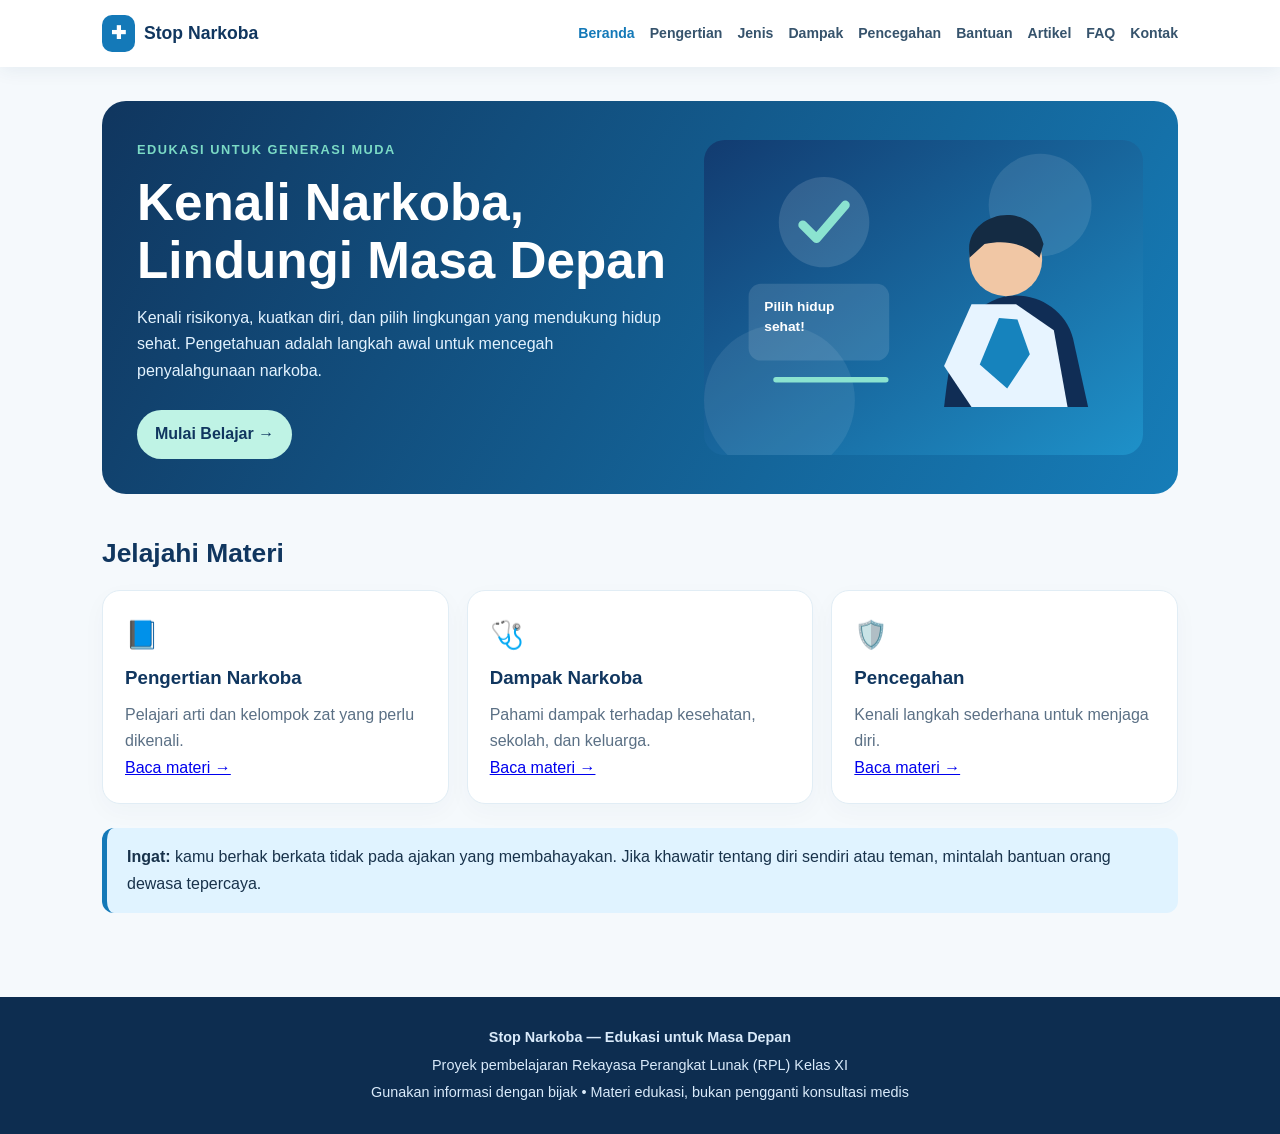
<file: index.html>
<!DOCTYPE html>
<html lang="id">

<head>
    <meta charset="UTF-8">
    <meta name="viewport" content="width=device-width, initial-scale=1.0">
    <meta name="description" content="Website edukasi pencegahan penyalahgunaan narkoba untuk pelajar kelas XI RPL.">
    <meta property="og:title" content="Edukasi Bahaya Narkoba">
    <meta property="og:description" content="Website edukasi pencegahan penyalahgunaan narkoba untuk pelajar kelas XI RPL.">
    <meta property="og:type" content="website">
    <title>Beranda | Stop Narkoba</title>
    <link rel="stylesheet" href="style.css">
</head>

<body>

    <!-- Header dan Navigasi -->
    <header>
        <div class="nav">

            <a class="brand" href="index.html">
                <span class="logo">✚</span>
                Stop Narkoba
            </a>

            <nav aria-label="Navigasi utama">
                <a class="active" href="index.html">Beranda</a>
                <a href="pengertian.html">Pengertian</a>
                <a href="jenis-narkoba.html">Jenis</a>
                <a href="dampak.html">Dampak</a>
                <a href="pencegahan.html">Pencegahan</a>
                <a href="bantuan.html">Bantuan</a>
                <a href="artikel.html">Artikel</a>
                <a href="faq.html">FAQ</a>
                <a href="kontak.html">Kontak</a>
            </nav>

        </div>
    </header>

    <!-- Konten Utama -->
    <main>

        <!-- Hero Section -->
        <section class="hero">

            <div>
                <span class="eyebrow">
                    Edukasi untuk generasi muda
                </span>

                <h1>
                    Kenali Narkoba,<br>
                    Lindungi Masa Depan
                </h1>

                <p>
                    Kenali risikonya, kuatkan diri, dan pilih lingkungan
                    yang mendukung hidup sehat. Pengetahuan adalah langkah
                    awal untuk mencegah penyalahgunaan narkoba.
                </p>

                <a class="btn" href="pengertian.html">
                    Mulai Belajar →
                </a>
            </div>

            <img
                src="assets/hero.svg"
                alt="Ilustrasi anak muda memilih hidup sehat"
            >

        </section>

        <!-- Daftar Materi -->
        <h2 class="section-title">Jelajahi Materi</h2>

        <section class="grid">

            <!-- Materi 1 -->
            <article class="card">
                <div class="icon">📘</div>

                <h3>Pengertian Narkoba</h3>

                <p>
                    Pelajari arti dan kelompok zat yang perlu dikenali.
                </p>

                <p>
                    <a href="pengertian.html">Baca materi →</a>
                </p>
            </article>

            <!-- Materi 2 -->
            <article class="card">
                <div class="icon">🩺</div>

                <h3>Dampak Narkoba</h3>

                <p>
                    Pahami dampak terhadap kesehatan, sekolah, dan keluarga.
                </p>

                <p>
                    <a href="dampak.html">Baca materi →</a>
                </p>
            </article>

            <!-- Materi 3 -->
            <article class="card">
                <div class="icon">🛡️</div>

                <h3>Pencegahan</h3>

                <p>
                    Kenali langkah sederhana untuk menjaga diri.
                </p>

                <p>
                    <a href="pencegahan.html">Baca materi →</a>
                </p>
            </article>

        </section>

        <!-- Pesan Edukasi -->
        <div class="notice">
            <strong>Ingat:</strong>
            kamu berhak berkata tidak pada ajakan yang membahayakan.
            Jika khawatir tentang diri sendiri atau teman, mintalah
            bantuan orang dewasa tepercaya.
        </div>

    </main>

    <!-- Footer -->
    <footer>

        <p>
            <b>Stop Narkoba — Edukasi untuk Masa Depan</b>
        </p>

        <p>
            Proyek pembelajaran Rekayasa Perangkat Lunak (RPL) Kelas XI
        </p>

        <p>
            Gunakan informasi dengan bijak • Materi edukasi,
            bukan pengganti konsultasi medis
        </p>

    </footer>

</body>
</html>
</file>
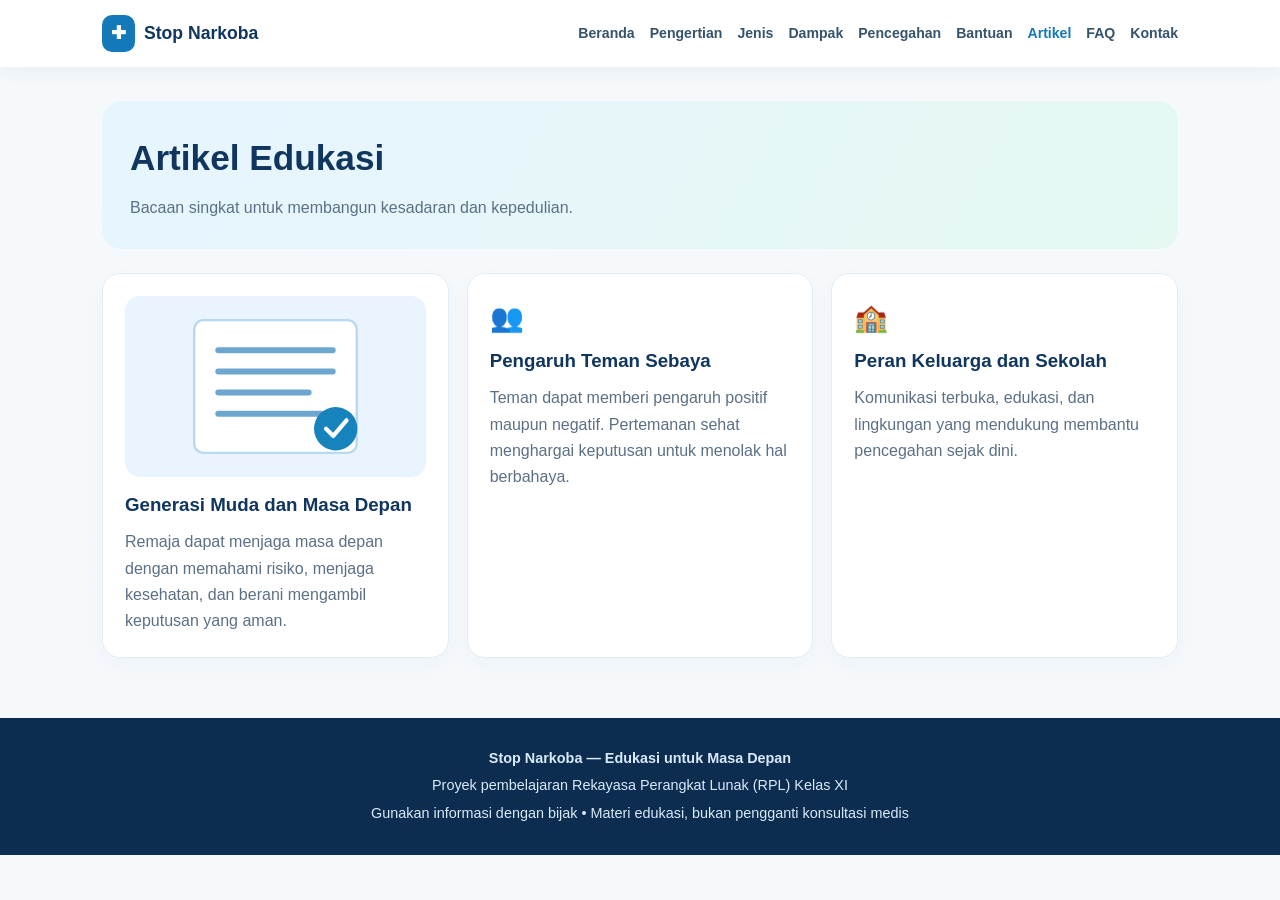
<file: artikel.html>
<!DOCTYPE html>
<html lang="id">

<head>
    <meta charset="UTF-8">
    <meta name="viewport" content="width=device-width, initial-scale=1.0">
    <meta name="description" content="Website edukasi pencegahan penyalahgunaan narkoba untuk pelajar kelas XI RPL.">

    <title>Artikel | Stop Narkoba</title>

    <link rel="stylesheet" href="style.css">
</head>

<body>

    <header>
        <div class="nav">
            <a class="brand" href="index.html">
                <span class="logo">✚</span>
                Stop Narkoba
            </a>

            <nav aria-label="Navigasi utama">
                <a href="index.html">Beranda</a>
                <a href="pengertian.html">Pengertian</a>
                <a href="jenis-narkoba.html">Jenis</a>
                <a href="dampak.html">Dampak</a>
                <a href="pencegahan.html">Pencegahan</a>
                <a href="bantuan.html">Bantuan</a>
                <a class="active" href="artikel.html">Artikel</a>
                <a href="faq.html">FAQ</a>
                <a href="kontak.html">Kontak</a>
            </nav>
        </div>
    </header>

    <main>

        <section class="page-head">
            <h1>Artikel Edukasi</h1>
            <p>
                Bacaan singkat untuk membangun kesadaran dan kepedulian.
            </p>
        </section>

        <section class="grid">

            <article class="card">
                <img
                    style="width: 100%; border-radius: 12px;"
                    src="assets/artikel.svg"
                    alt="Ilustrasi membaca artikel"
                >

                <h3>Generasi Muda dan Masa Depan</h3>

                <p>
                    Remaja dapat menjaga masa depan dengan memahami risiko,
                    menjaga kesehatan, dan berani mengambil keputusan yang aman.
                </p>
            </article>

            <article class="card">
                <div class="icon">👥</div>

                <h3>Pengaruh Teman Sebaya</h3>

                <p>
                    Teman dapat memberi pengaruh positif maupun negatif.
                    Pertemanan sehat menghargai keputusan untuk menolak hal berbahaya.
                </p>
            </article>

            <article class="card">
                <div class="icon">🏫</div>

                <h3>Peran Keluarga dan Sekolah</h3>

                <p>
                    Komunikasi terbuka, edukasi, dan lingkungan yang mendukung
                    membantu pencegahan sejak dini.
                </p>
            </article>

        </section>

    </main>

    <footer>
        <p>
            <b>Stop Narkoba — Edukasi untuk Masa Depan</b>
        </p>

        <p>
            Proyek pembelajaran Rekayasa Perangkat Lunak (RPL) Kelas XI
        </p>

        <p>
            Gunakan informasi dengan bijak • Materi edukasi,
            bukan pengganti konsultasi medis
        </p>
    </footer>

</body>
</html>
</file>
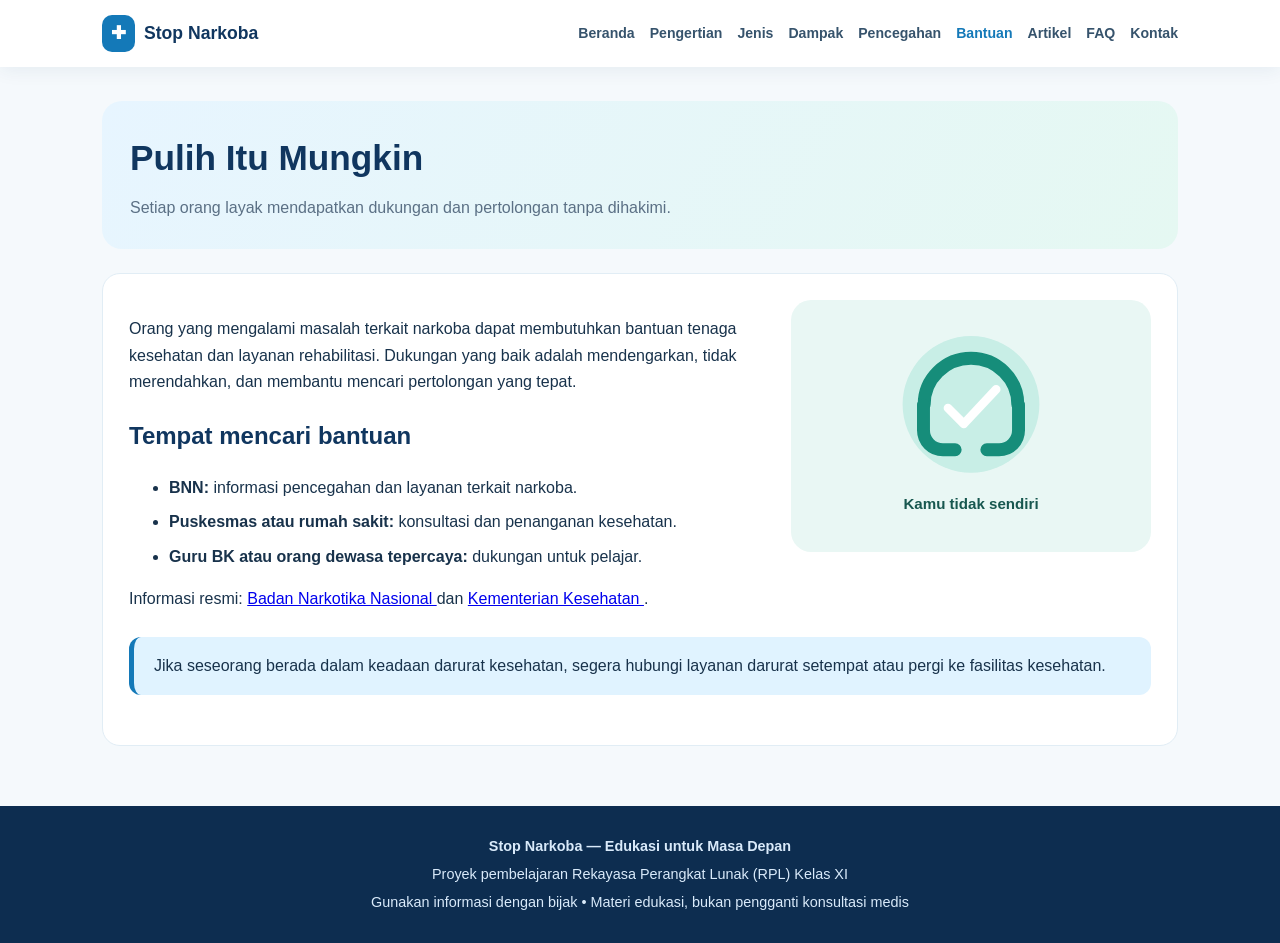
<file: bantuan.html>
<!DOCTYPE html>
<html lang="id">

<head>
    <meta charset="UTF-8">
    <meta name="viewport" content="width=device-width, initial-scale=1.0">
    <meta name="description" content="Website edukasi pencegahan penyalahgunaan narkoba untuk pelajar kelas XI RPL.">

    <title>Bantuan | Stop Narkoba</title>

    <link rel="stylesheet" href="style.css">
</head>

<body>

    <!-- Header dan Navigasi -->
    <header>
        <div class="nav">

            <a class="brand" href="index.html">
                <span class="logo">✚</span>
                Stop Narkoba
            </a>

            <nav aria-label="Navigasi utama">
                <a href="index.html">Beranda</a>
                <a href="pengertian.html">Pengertian</a>
                <a href="jenis-narkoba.html">Jenis</a>
                <a href="dampak.html">Dampak</a>
                <a href="pencegahan.html">Pencegahan</a>
                <a class="active" href="bantuan.html">Bantuan</a>
                <a href="artikel.html">Artikel</a>
                <a href="faq.html">FAQ</a>
                <a href="kontak.html">Kontak</a>
            </nav>

        </div>
    </header>

    <!-- Konten Utama -->
    <main>

        <section class="page-head">
            <h1>Pulih Itu Mungkin</h1>

            <p>
                Setiap orang layak mendapatkan dukungan dan pertolongan
                tanpa dihakimi.
            </p>
        </section>

        <section class="content">

            <img
                src="assets/bantuan.svg"
                alt="Ilustrasi dukungan untuk pemulihan"
            >

            <p>
                Orang yang mengalami masalah terkait narkoba dapat membutuhkan
                bantuan tenaga kesehatan dan layanan rehabilitasi. Dukungan
                yang baik adalah mendengarkan, tidak merendahkan, dan membantu
                mencari pertolongan yang tepat.
            </p>

            <h2>Tempat mencari bantuan</h2>

            <ul>
                <li>
                    <b>BNN:</b> informasi pencegahan dan layanan terkait narkoba.
                </li>

                <li>
                    <b>Puskesmas atau rumah sakit:</b> konsultasi dan penanganan kesehatan.
                </li>

                <li>
                    <b>Guru BK atau orang dewasa tepercaya:</b>
                    dukungan untuk pelajar.
                </li>
            </ul>

            <p>
                Informasi resmi:
                <a href="https://bnn.go.id/" target="_blank" rel="noopener">
                    Badan Narkotika Nasional
                </a>
                dan
                <a href="https://kemkes.go.id/" target="_blank" rel="noopener">
                    Kementerian Kesehatan
                </a>.
            </p>

            <div class="notice">
                Jika seseorang berada dalam keadaan darurat kesehatan,
                segera hubungi layanan darurat setempat atau pergi ke
                fasilitas kesehatan.
            </div>

        </section>

    </main>

    <!-- Footer -->
    <footer>

        <p>
            <b>Stop Narkoba — Edukasi untuk Masa Depan</b>
        </p>

        <p>
            Proyek pembelajaran Rekayasa Perangkat Lunak (RPL) Kelas XI
        </p>

        <p>
            Gunakan informasi dengan bijak • Materi edukasi,
            bukan pengganti konsultasi medis
        </p>

    </footer>

</body>
</html>
</file>
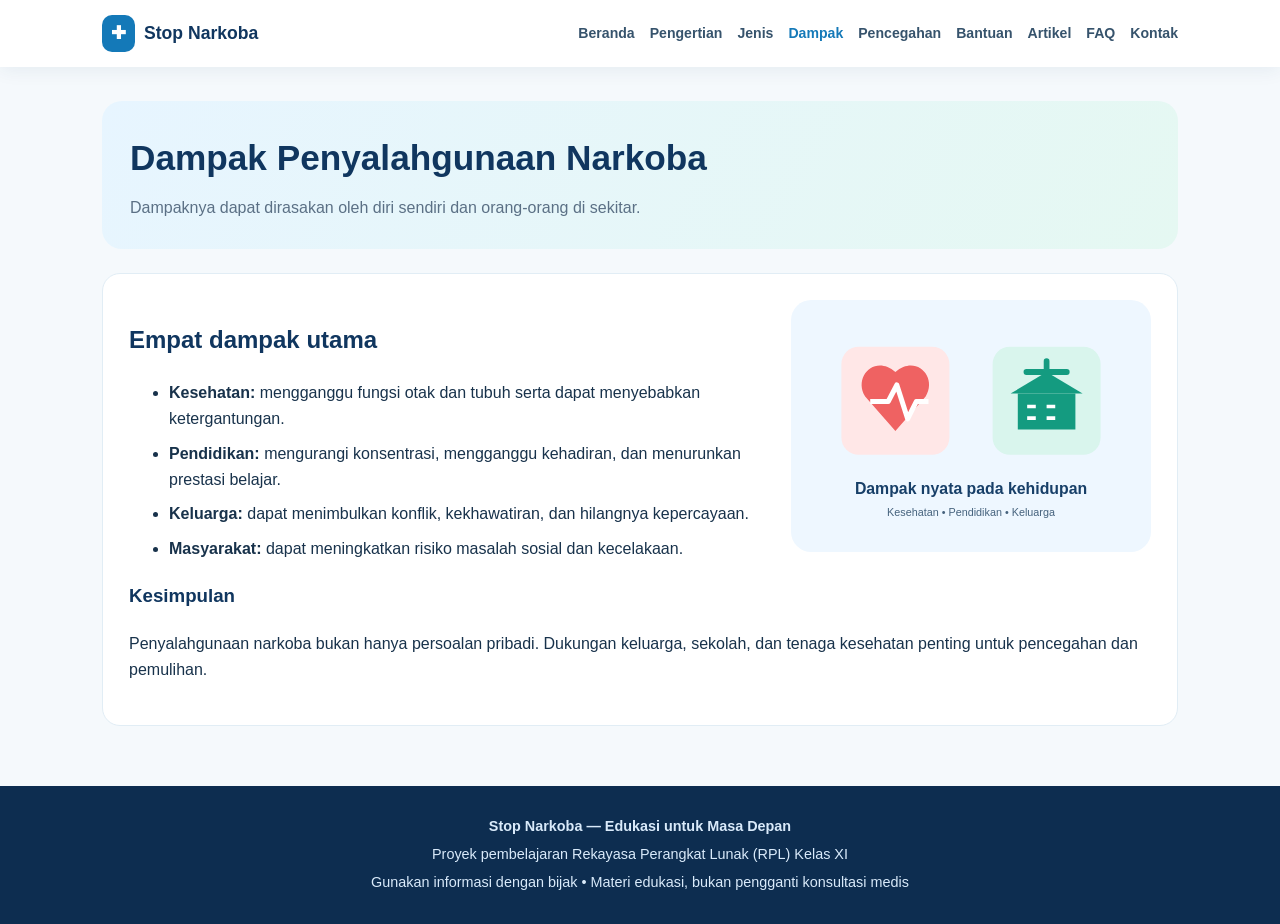
<file: dampak.html>
<!DOCTYPE html>
<html lang="id">

<head>
    <meta charset="UTF-8">
    <meta name="viewport" content="width=device-width, initial-scale=1.0">
    <meta name="description" content="Website edukasi pencegahan penyalahgunaan narkoba untuk pelajar kelas XI RPL.">

    <title>Dampak | Stop Narkoba</title>

    <link rel="stylesheet" href="style.css">
</head>

<body>

    <!-- Header dan Navigasi -->
    <header>
        <div class="nav">

            <a class="brand" href="index.html">
                <span class="logo">✚</span>
                Stop Narkoba
            </a>

            <nav aria-label="Navigasi utama">
                <a href="index.html">Beranda</a>
                <a href="pengertian.html">Pengertian</a>
                <a href="jenis-narkoba.html">Jenis</a>
                <a class="active" href="dampak.html">Dampak</a>
                <a href="pencegahan.html">Pencegahan</a>
                <a href="bantuan.html">Bantuan</a>
                <a href="artikel.html">Artikel</a>
                <a href="faq.html">FAQ</a>
                <a href="kontak.html">Kontak</a>
            </nav>

        </div>
    </header>

    <!-- Konten Utama -->
    <main>

        <section class="page-head">
            <h1>Dampak Penyalahgunaan Narkoba</h1>

            <p>
                Dampaknya dapat dirasakan oleh diri sendiri
                dan orang-orang di sekitar.
            </p>
        </section>

        <section class="content">

            <img
                src="assets/dampak.svg"
                alt="Ilustrasi dampak terhadap kesehatan dan pendidikan"
            >

            <h2>Empat dampak utama</h2>

            <ul>
                <li>
                    <b>Kesehatan:</b>
                    mengganggu fungsi otak dan tubuh serta dapat
                    menyebabkan ketergantungan.
                </li>

                <li>
                    <b>Pendidikan:</b>
                    mengurangi konsentrasi, mengganggu kehadiran,
                    dan menurunkan prestasi belajar.
                </li>

                <li>
                    <b>Keluarga:</b>
                    dapat menimbulkan konflik, kekhawatiran,
                    dan hilangnya kepercayaan.
                </li>

                <li>
                    <b>Masyarakat:</b>
                    dapat meningkatkan risiko masalah sosial
                    dan kecelakaan.
                </li>
            </ul>

            <h3>Kesimpulan</h3>

            <p>
                Penyalahgunaan narkoba bukan hanya persoalan pribadi.
                Dukungan keluarga, sekolah, dan tenaga kesehatan penting
                untuk pencegahan dan pemulihan.
            </p>

        </section>

    </main>

    <!-- Footer -->
    <footer>

        <p>
            <b>Stop Narkoba — Edukasi untuk Masa Depan</b>
        </p>

        <p>
            Proyek pembelajaran Rekayasa Perangkat Lunak (RPL) Kelas XI
        </p>

        <p>
            Gunakan informasi dengan bijak • Materi edukasi,
            bukan pengganti konsultasi medis
        </p>

    </footer>

</body>
</html>
</file>
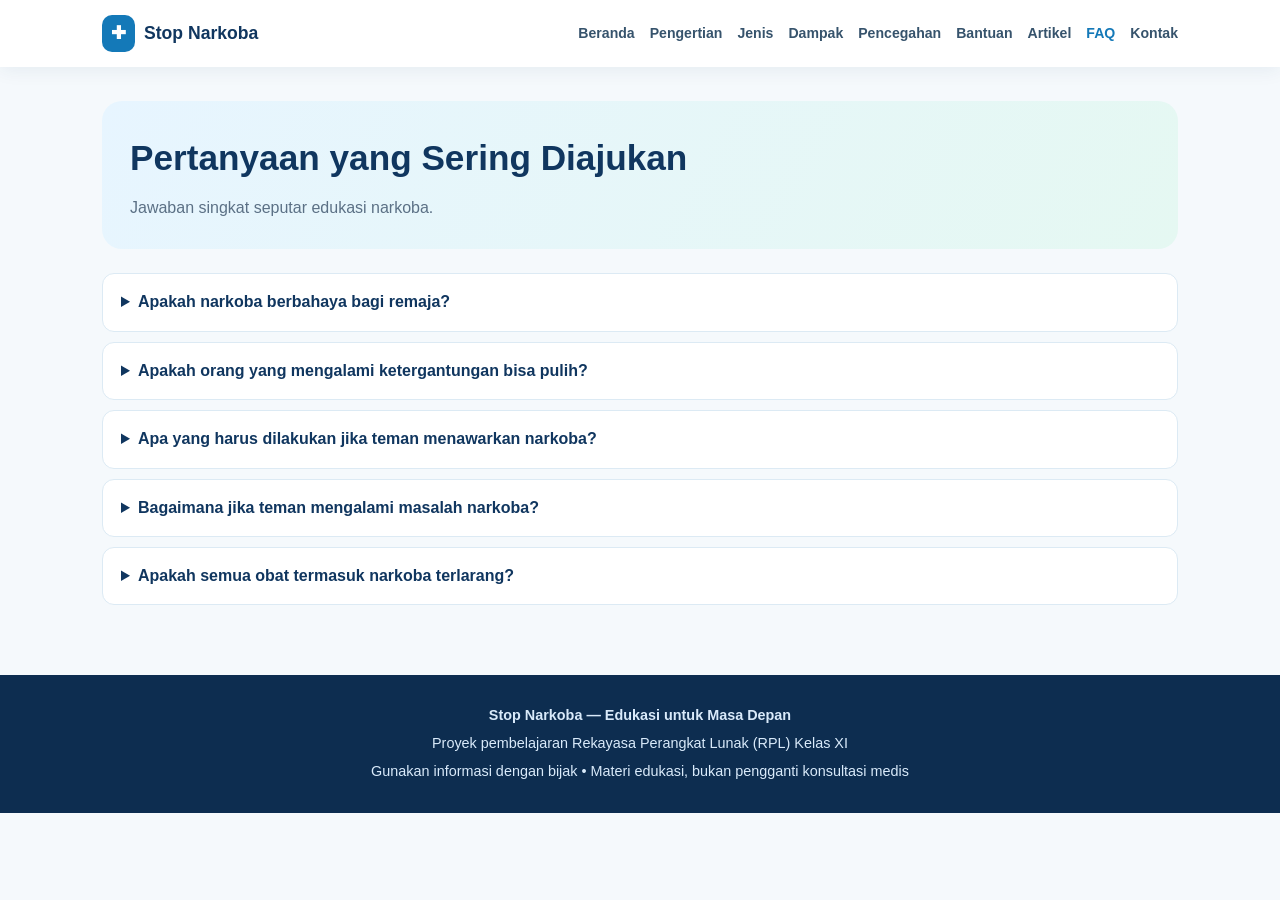
<file: faq.html>
<!DOCTYPE html>
<html lang="id">

<head>
    <meta charset="UTF-8">
    <meta name="viewport" content="width=device-width, initial-scale=1.0">
    <meta name="description" content="Website edukasi pencegahan penyalahgunaan narkoba untuk pelajar kelas XI RPL.">

    <title>FAQ | Stop Narkoba</title>

    <link rel="stylesheet" href="style.css">
</head>

<body>

    <!-- Header dan Navigasi -->
    <header>
        <div class="nav">

            <a class="brand" href="index.html">
                <span class="logo">✚</span>
                Stop Narkoba
            </a>

            <nav aria-label="Navigasi utama">
                <a href="index.html">Beranda</a>
                <a href="pengertian.html">Pengertian</a>
                <a href="jenis-narkoba.html">Jenis</a>
                <a href="dampak.html">Dampak</a>
                <a href="pencegahan.html">Pencegahan</a>
                <a href="bantuan.html">Bantuan</a>
                <a href="artikel.html">Artikel</a>
                <a class="active" href="faq.html">FAQ</a>
                <a href="kontak.html">Kontak</a>
            </nav>

        </div>
    </header>

    <!-- Konten Utama -->
    <main>

        <section class="page-head">
            <h1>Pertanyaan yang Sering Diajukan</h1>

            <p>
                Jawaban singkat seputar edukasi narkoba.
            </p>
        </section>

        <section>

            <details>
                <summary>
                    Apakah narkoba berbahaya bagi remaja?
                </summary>

                <p>
                    Ya. Penyalahgunaan zat dapat memengaruhi kesehatan,
                    perkembangan otak, belajar, dan pengambilan keputusan.
                </p>
            </details>

            <details>
                <summary>
                    Apakah orang yang mengalami ketergantungan bisa pulih?
                </summary>

                <p>
                    Proses pemulihan mungkin dilakukan dengan penanganan
                    yang sesuai dan dukungan berkelanjutan dari tenaga
                    profesional serta lingkungan.
                </p>
            </details>

            <details>
                <summary>
                    Apa yang harus dilakukan jika teman menawarkan narkoba?
                </summary>

                <p>
                    Tolak dengan tegas, menjauh dari situasi berisiko,
                    dan cari bantuan orang dewasa tepercaya bila diperlukan.
                </p>
            </details>

            <details>
                <summary>
                    Bagaimana jika teman mengalami masalah narkoba?
                </summary>

                <p>
                    Jangan menghakimi atau menangani sendiri. Dorong teman
                    untuk berbicara dengan orang dewasa tepercaya atau
                    tenaga kesehatan.
                </p>
            </details>

            <details>
                <summary>
                    Apakah semua obat termasuk narkoba terlarang?
                </summary>

                <p>
                    Tidak. Banyak obat digunakan untuk pengobatan,
                    tetapi harus sesuai petunjuk tenaga kesehatan
                    dan aturan yang berlaku.
                </p>
            </details>

        </section>

    </main>

    <!-- Footer -->
    <footer>

        <p>
            <b>Stop Narkoba — Edukasi untuk Masa Depan</b>
        </p>

        <p>
            Proyek pembelajaran Rekayasa Perangkat Lunak (RPL) Kelas XI
        </p>

        <p>
            Gunakan informasi dengan bijak • Materi edukasi,
            bukan pengganti konsultasi medis
        </p>

    </footer>

</body>
</html>
</file>
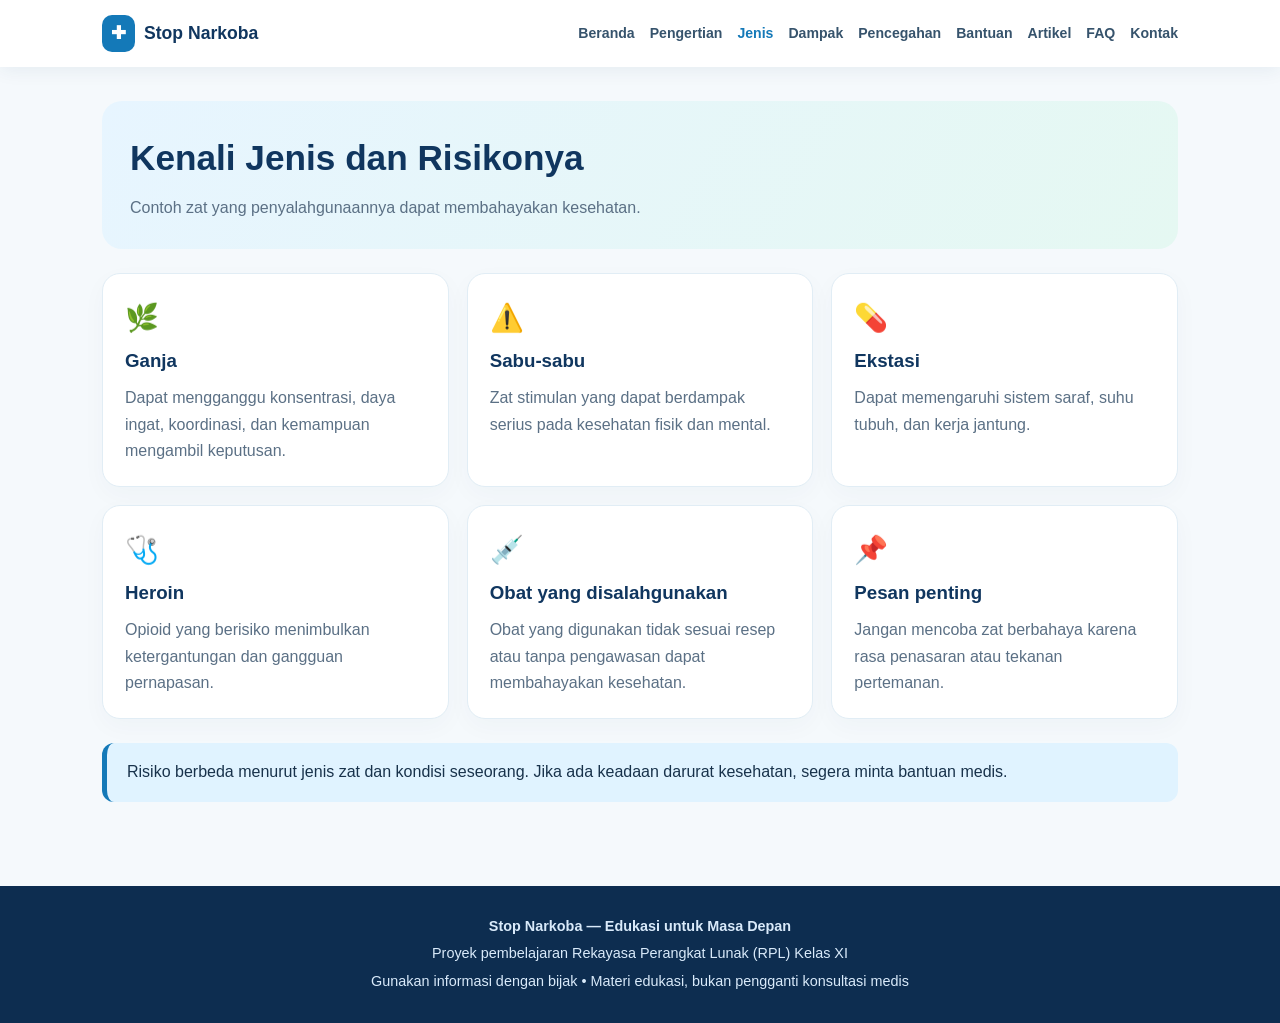
<file: jenis-narkoba.html>
<!DOCTYPE html>
<html lang="id">

<head>
    <meta charset="UTF-8">
    <meta name="viewport" content="width=device-width, initial-scale=1.0">
    <meta name="description" content="Website edukasi pencegahan penyalahgunaan narkoba untuk pelajar kelas XI RPL.">

    <title>Jenis | Stop Narkoba</title>

    <link rel="stylesheet" href="style.css">
</head>

<body>

    <!-- Header dan Navigasi -->
    <header>
        <div class="nav">

            <a class="brand" href="index.html">
                <span class="logo">✚</span>
                Stop Narkoba
            </a>

            <nav aria-label="Navigasi utama">
                <a href="index.html">Beranda</a>
                <a href="pengertian.html">Pengertian</a>
                <a class="active" href="jenis-narkoba.html">Jenis</a>
                <a href="dampak.html">Dampak</a>
                <a href="pencegahan.html">Pencegahan</a>
                <a href="bantuan.html">Bantuan</a>
                <a href="artikel.html">Artikel</a>
                <a href="faq.html">FAQ</a>
                <a href="kontak.html">Kontak</a>
            </nav>

        </div>
    </header>

    <!-- Konten Utama -->
    <main>

        <section class="page-head">
            <h1>Kenali Jenis dan Risikonya</h1>

            <p>
                Contoh zat yang penyalahgunaannya dapat membahayakan kesehatan.
            </p>
        </section>

        <!-- Daftar Jenis dan Risiko -->
        <section class="grid">

            <article class="card">
                <div class="icon">🌿</div>

                <h3>Ganja</h3>

                <p>
                    Dapat mengganggu konsentrasi, daya ingat, koordinasi,
                    dan kemampuan mengambil keputusan.
                </p>
            </article>

            <article class="card">
                <div class="icon">⚠️</div>

                <h3>Sabu-sabu</h3>

                <p>
                    Zat stimulan yang dapat berdampak serius pada kesehatan
                    fisik dan mental.
                </p>
            </article>

            <article class="card">
                <div class="icon">💊</div>

                <h3>Ekstasi</h3>

                <p>
                    Dapat memengaruhi sistem saraf, suhu tubuh,
                    dan kerja jantung.
                </p>
            </article>

            <article class="card">
                <div class="icon">🩺</div>

                <h3>Heroin</h3>

                <p>
                    Opioid yang berisiko menimbulkan ketergantungan
                    dan gangguan pernapasan.
                </p>
            </article>

            <article class="card">
                <div class="icon">💉</div>

                <h3>Obat yang disalahgunakan</h3>

                <p>
                    Obat yang digunakan tidak sesuai resep atau tanpa
                    pengawasan dapat membahayakan kesehatan.
                </p>
            </article>

            <article class="card">
                <div class="icon">📌</div>

                <h3>Pesan penting</h3>

                <p>
                    Jangan mencoba zat berbahaya karena rasa penasaran
                    atau tekanan pertemanan.
                </p>
            </article>

        </section>

        <!-- Peringatan -->
        <div class="notice">
            Risiko berbeda menurut jenis zat dan kondisi seseorang.
            Jika ada keadaan darurat kesehatan, segera minta bantuan medis.
        </div>

    </main>

    <!-- Footer -->
    <footer>

        <p>
            <b>Stop Narkoba — Edukasi untuk Masa Depan</b>
        </p>

        <p>
            Proyek pembelajaran Rekayasa Perangkat Lunak (RPL) Kelas XI
        </p>

        <p>
            Gunakan informasi dengan bijak • Materi edukasi,
            bukan pengganti konsultasi medis
        </p>

    </footer>

</body>
</html>
</file>
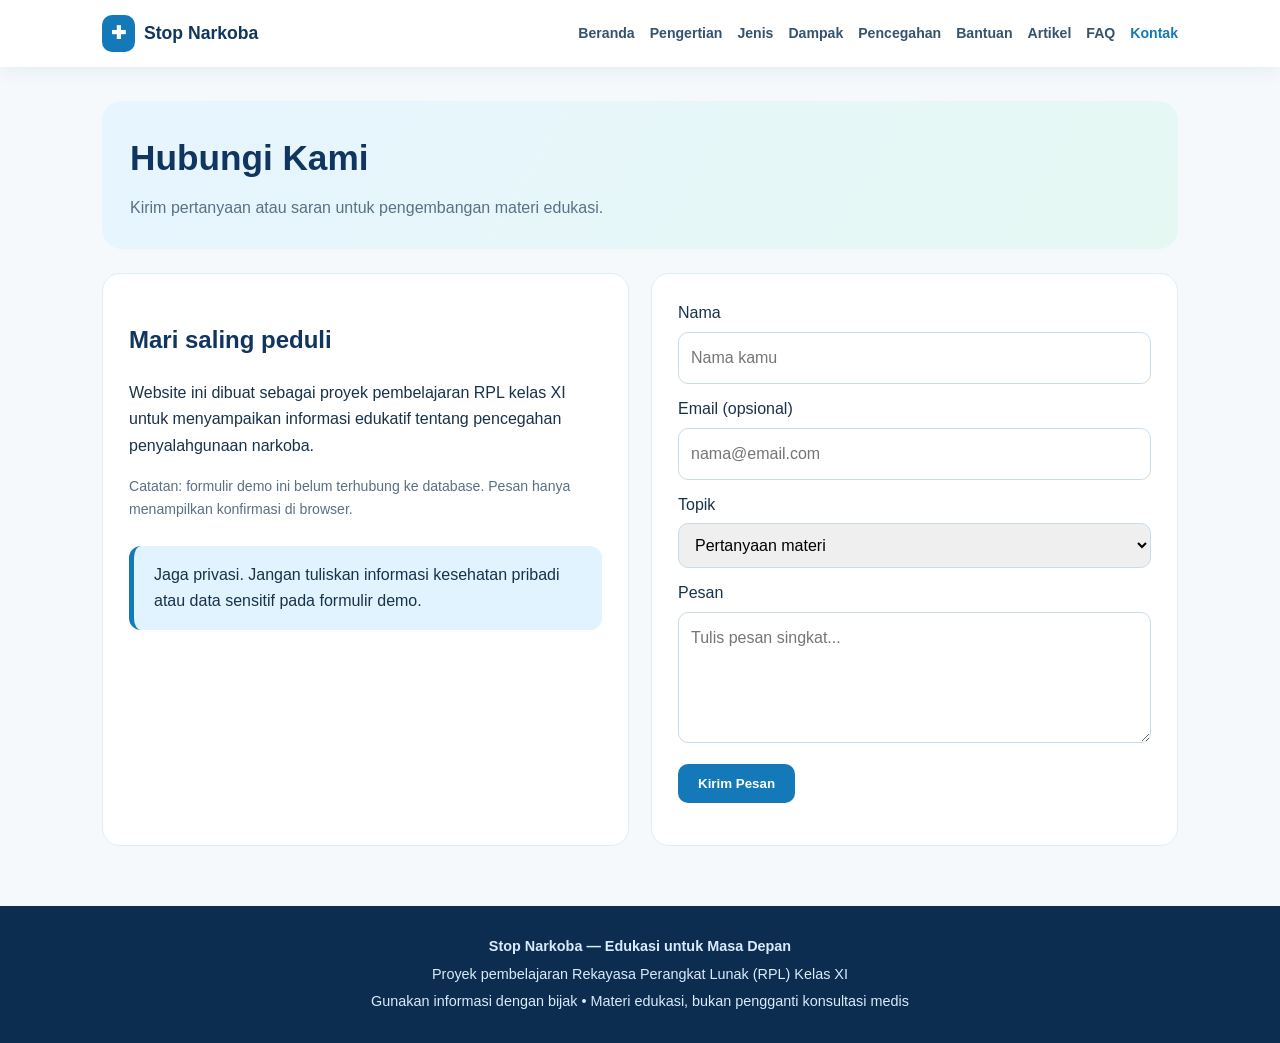
<file: kontak.html>
<!DOCTYPE html>
<html lang="id">

<head>
    <meta charset="UTF-8">
    <meta name="viewport" content="width=device-width, initial-scale=1.0">
    <meta name="description" content="Website edukasi pencegahan penyalahgunaan narkoba untuk pelajar kelas XI RPL.">

    <title>Kontak | Stop Narkoba</title>

    <link rel="stylesheet" href="style.css">
</head>

<body>

    <!-- Header dan Navigasi -->
    <header>
        <div class="nav">

            <a class="brand" href="index.html">
                <span class="logo">✚</span>
                Stop Narkoba
            </a>

            <nav aria-label="Navigasi utama">
                <a href="index.html">Beranda</a>
                <a href="pengertian.html">Pengertian</a>
                <a href="jenis-narkoba.html">Jenis</a>
                <a href="dampak.html">Dampak</a>
                <a href="pencegahan.html">Pencegahan</a>
                <a href="bantuan.html">Bantuan</a>
                <a href="artikel.html">Artikel</a>
                <a href="faq.html">FAQ</a>
                <a class="active" href="kontak.html">Kontak</a>
            </nav>

        </div>
    </header>

    <!-- Konten Utama -->
    <main>

        <section class="page-head">
            <h1>Hubungi Kami</h1>

            <p>
                Kirim pertanyaan atau saran untuk pengembangan
                materi edukasi.
            </p>
        </section>

        <!-- Bagian Kontak -->
        <section class="contact-grid">

            <div class="content">
                <h2>Mari saling peduli</h2>

                <p>
                    Website ini dibuat sebagai proyek pembelajaran RPL
                    kelas XI untuk menyampaikan informasi edukatif tentang
                    pencegahan penyalahgunaan narkoba.
                </p>

                <p class="small">
                    Catatan: formulir demo ini belum terhubung ke database.
                    Pesan hanya menampilkan konfirmasi di browser.
                </p>

                <div class="notice">
                    Jaga privasi. Jangan tuliskan informasi kesehatan
                    pribadi atau data sensitif pada formulir demo.
                </div>
            </div>

            <!-- Formulir Kontak -->
            <form class="content" id="contactForm" method="POST" action="mailto:karimbenzemazayan@gmail.com" enctype="text/plain">
                <label for="nama">Nama</label>
                <input id="nama" required placeholder="Nama kamu">

                <label for="email">Email (opsional)</label>
                <input id="email" type="email" placeholder="nama@email.com">

                <label for="topik">Topik</label>
                <select id="topik">
                    <option>Pertanyaan materi</option>
                    <option>Saran website</option>
                    <option>Lainnya</option>
                </select>

                <label for="pesan">Pesan</label>
                <textarea id="pesan" rows="4" required placeholder="Tulis pesan singkat..."></textarea>
                <button type="submit">Kirim Pesan</button>

                <p id="hasil" role="status"></p>

            </form>

        </section>

        <!-- JavaScript Formulir -->
        <script>
            document
                .getElementById('contactForm')
                .addEventListener('submit', function (e) {
                    e.preventDefault();

                    document.getElementById('hasil').textContent =
                        'Terima kasih! Ini adalah demo formulir; pesan belum dikirim ke server.';

                    this.reset();
                });
        </script>

    </main>

    <!-- Footer -->
    <footer>

        <p>
            <b>Stop Narkoba — Edukasi untuk Masa Depan</b>
        </p>

        <p>
            Proyek pembelajaran Rekayasa Perangkat Lunak (RPL) Kelas XI
        </p>

        <p>
            Gunakan informasi dengan bijak • Materi edukasi,
            bukan pengganti konsultasi medis
        </p>

    </footer>

</body>
</html>
</file>
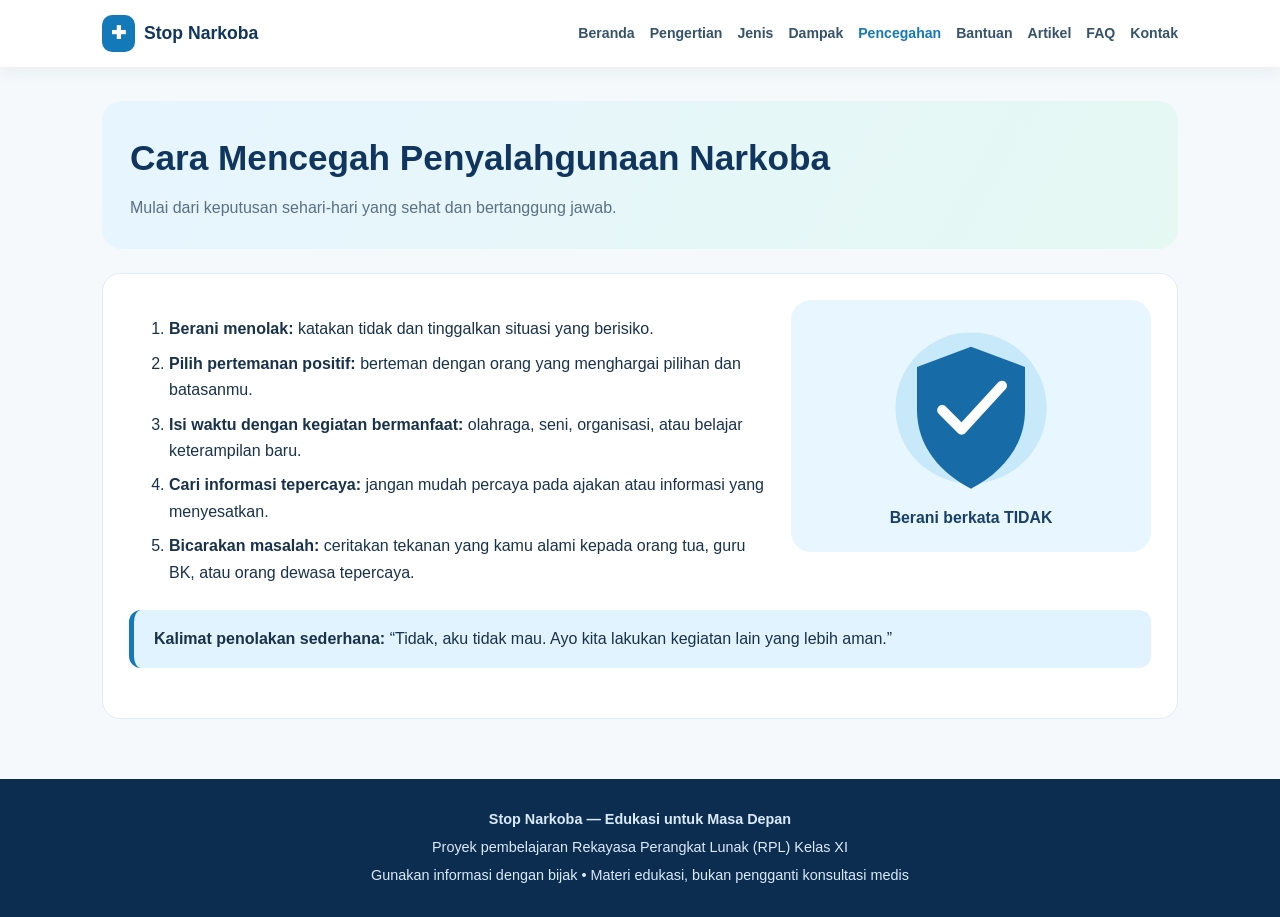
<file: pencegahan.html>
<!DOCTYPE html>
<html lang="id">

<head>
    <meta charset="UTF-8">
    <meta name="viewport" content="width=device-width, initial-scale=1.0">
    <meta name="description" content="Website edukasi pencegahan penyalahgunaan narkoba untuk pelajar kelas XI RPL.">

    <title>Pencegahan | Stop Narkoba</title>

    <link rel="stylesheet" href="style.css">
</head>

<body>

    <!-- Header dan Navigasi -->
    <header>
        <div class="nav">

            <a class="brand" href="index.html">
                <span class="logo">✚</span>
                Stop Narkoba
            </a>

            <nav aria-label="Navigasi utama">
                <a href="index.html">Beranda</a>
                <a href="pengertian.html">Pengertian</a>
                <a href="jenis-narkoba.html">Jenis</a>
                <a href="dampak.html">Dampak</a>
                <a class="active" href="pencegahan.html">Pencegahan</a>
                <a href="bantuan.html">Bantuan</a>
                <a href="artikel.html">Artikel</a>
                <a href="faq.html">FAQ</a>
                <a href="kontak.html">Kontak</a>
            </nav>

        </div>
    </header>

    <!-- Konten Utama -->
    <main>

        <section class="page-head">
            <h1>Cara Mencegah Penyalahgunaan Narkoba</h1>

            <p>
                Mulai dari keputusan sehari-hari yang sehat
                dan bertanggung jawab.
            </p>
        </section>

        <section class="content">

            <img
                src="assets/pencegahan.svg"
                alt="Ilustrasi perlindungan dan pencegahan"
            >

            <!-- Langkah-Langkah Pencegahan -->
            <ol>
                <li>
                    <b>Berani menolak:</b>
                    katakan tidak dan tinggalkan situasi yang berisiko.
                </li>

                <li>
                    <b>Pilih pertemanan positif:</b>
                    berteman dengan orang yang menghargai pilihan
                    dan batasanmu.
                </li>

                <li>
                    <b>Isi waktu dengan kegiatan bermanfaat:</b>
                    olahraga, seni, organisasi, atau belajar
                    keterampilan baru.
                </li>

                <li>
                    <b>Cari informasi tepercaya:</b>
                    jangan mudah percaya pada ajakan atau informasi
                    yang menyesatkan.
                </li>

                <li>
                    <b>Bicarakan masalah:</b>
                    ceritakan tekanan yang kamu alami kepada orang tua,
                    guru BK, atau orang dewasa tepercaya.
                </li>
            </ol>

            <!-- Pesan Penting -->
            <div class="notice">
                <b>Kalimat penolakan sederhana:</b>
                “Tidak, aku tidak mau. Ayo kita lakukan kegiatan lain
                yang lebih aman.”
            </div>

        </section>

    </main>

    <!-- Footer -->
    <footer>

        <p>
            <b>Stop Narkoba — Edukasi untuk Masa Depan</b>
        </p>

        <p>
            Proyek pembelajaran Rekayasa Perangkat Lunak (RPL) Kelas XI
        </p>

        <p>
            Gunakan informasi dengan bijak • Materi edukasi,
            bukan pengganti konsultasi medis
        </p>

    </footer>

</body>
</html>
</file>
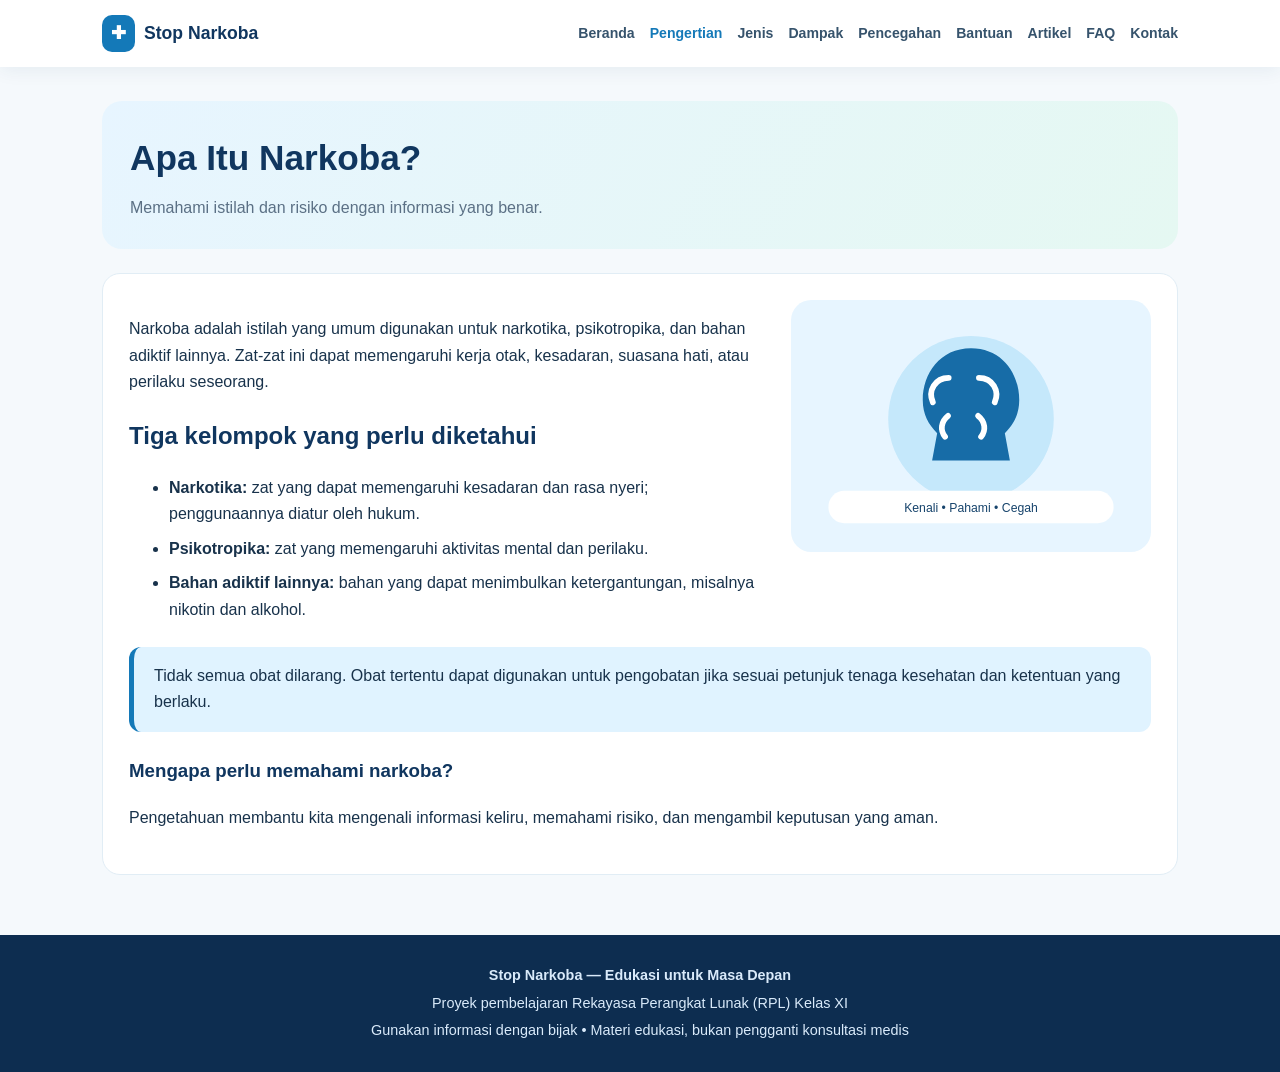
<file: pengertian.html>
<!DOCTYPE html>
<html lang="id">

<head>
    <meta charset="UTF-8">
    <meta name="viewport" content="width=device-width, initial-scale=1.0">
    <meta name="description" content="Website edukasi pencegahan penyalahgunaan narkoba untuk pelajar kelas XI RPL.">

    <title>Pengertian | Stop Narkoba</title>

    <link rel="stylesheet" href="style.css">
</head>

<body>

    <!-- Header dan Navigasi -->
    <header>
        <div class="nav">

            <a class="brand" href="index.html">
                <span class="logo">✚</span>
                Stop Narkoba
            </a>

            <nav aria-label="Navigasi utama">
                <a href="index.html">Beranda</a>
                <a class="active" href="pengertian.html">Pengertian</a>
                <a href="jenis-narkoba.html">Jenis</a>
                <a href="dampak.html">Dampak</a>
                <a href="pencegahan.html">Pencegahan</a>
                <a href="bantuan.html">Bantuan</a>
                <a href="artikel.html">Artikel</a>
                <a href="faq.html">FAQ</a>
                <a href="kontak.html">Kontak</a>
            </nav>

        </div>
    </header>

    <!-- Konten Utama -->
    <main>

        <section class="page-head">
            <h1>Apa Itu Narkoba?</h1>

            <p>
                Memahami istilah dan risiko dengan informasi yang benar.
            </p>
        </section>

        <section class="content">

            <img
                src="assets/pengertian.svg"
                alt="Ilustrasi edukasi tentang otak dan kesehatan"
            >

            <p>
                Narkoba adalah istilah yang umum digunakan untuk narkotika,
                psikotropika, dan bahan adiktif lainnya. Zat-zat ini dapat
                memengaruhi kerja otak, kesadaran, suasana hati,
                atau perilaku seseorang.
            </p>

            <h2>Tiga kelompok yang perlu diketahui</h2>

            <ul>
                <li>
                    <b>Narkotika:</b>
                    zat yang dapat memengaruhi kesadaran dan rasa nyeri;
                    penggunaannya diatur oleh hukum.
                </li>

                <li>
                    <b>Psikotropika:</b>
                    zat yang memengaruhi aktivitas mental dan perilaku.
                </li>

                <li>
                    <b>Bahan adiktif lainnya:</b>
                    bahan yang dapat menimbulkan ketergantungan,
                    misalnya nikotin dan alkohol.
                </li>
            </ul>

            <!-- Informasi Penting -->
            <div class="notice">
                Tidak semua obat dilarang. Obat tertentu dapat digunakan
                untuk pengobatan jika sesuai petunjuk tenaga kesehatan
                dan ketentuan yang berlaku.
            </div>

            <h3>Mengapa perlu memahami narkoba?</h3>

            <p>
                Pengetahuan membantu kita mengenali informasi keliru,
                memahami risiko, dan mengambil keputusan yang aman.
            </p>

        </section>

    </main>

    <!-- Footer -->
    <footer>

        <p>
            <b>Stop Narkoba — Edukasi untuk Masa Depan</b>
        </p>

        <p>
            Proyek pembelajaran Rekayasa Perangkat Lunak (RPL) Kelas XI
        </p>

        <p>
            Gunakan informasi dengan bijak • Materi edukasi,
            bukan pengganti konsultasi medis
        </p>

    </footer>

</body>
</html>
</file>
<file: style.css>
:root {
    --navy: #10365f;
    --blue: #1479b8;
    --sky: #eaf6ff;
    --mint: #dff6ef;
    --ink: #18324b;
    --muted: #5b7085;
    --white: #fff;
}

* {
    box-sizing: border-box;
}

body {
    margin: 0;
    font-family: Inter, Arial, sans-serif;
    background: #f5f9fc;
    color: var(--ink);
    line-height: 1.65;
}

/* Header dan Navigasi */
header {
    background: #fff;
    box-shadow: 0 3px 18px #153b5d12;
    position: sticky;
    top: 0;
    z-index: 5;
}

.nav {
    max-width: 1120px;
    margin: auto;
    display: flex;
    align-items: center;
    justify-content: space-between;
    padding: 15px 22px;
    gap: 20px;
    flex-wrap: wrap;
}

.brand {
    font-weight: 800;
    color: var(--navy);
    font-size: 1.1rem;
    text-decoration: none;
    display: flex;
    align-items: center;
    gap: 9px;
}

.logo {
    background: var(--blue);
    color: white;
    border-radius: 10px;
    padding: 4px 9px;
}

nav {
    display: flex;
    gap: 15px;
    flex-wrap: wrap;
}

nav a {
    font-size: 0.88rem;
    text-decoration: none;
    color: #36536c;
    font-weight: 650;
}

nav a:hover,
nav a.active {
    color: var(--blue);
}

/* Konten Utama */
main {
    max-width: 1120px;
    margin: 0 auto;
    padding: 34px 22px 60px;
}

/* Hero */
.hero {
    display: grid;
    grid-template-columns: 1.1fr 0.9fr;
    align-items: center;
    gap: 30px;
    background: linear-gradient(120deg, #10365f, #167db8);
    color: #fff;
    border-radius: 24px;
    padding: 35px;
    overflow: hidden;
}

.hero h1 {
    font-size: clamp(2rem, 4vw, 3.4rem);
    line-height: 1.12;
    margin: 12px 0;
}

.hero p {
    color: #e3f3ff;
    max-width: 570px;
}

.hero img {
    width: 100%;
    display: block;
    border-radius: 18px;
}

.eyebrow {
    font-size: 0.8rem;
    text-transform: uppercase;
    letter-spacing: 1.5px;
    font-weight: 800;
    color: #7bdac5;
}

.btn {
    display: inline-block;
    background: #bff3e5;
    color: #10365f;
    text-decoration: none;
    font-weight: 800;
    border-radius: 999px;
    padding: 11px 18px;
    margin-top: 10px;
}

/* Judul dan Grid */
.section-title {
    margin: 38px 0 15px;
    font-size: 1.65rem;
    color: var(--navy);
}

.grid {
    display: grid;
    grid-template-columns: repeat(3, 1fr);
    gap: 18px;
}

/* Card */
.card {
    background: #fff;
    padding: 22px;
    border: 1px solid #e1edf5;
    border-radius: 18px;
    box-shadow: 0 8px 25px #183d5b08;
}

.card h3 {
    margin: 5px 0 8px;
    color: var(--navy);
}

.card p {
    margin: 0;
    color: var(--muted);
}

.icon {
    font-size: 1.7rem;
}

/* Informasi */
.notice {
    background: #e0f3ff;
    border-left: 5px solid var(--blue);
    padding: 16px 20px;
    border-radius: 12px;
    margin: 24px 0;
}

.page-head {
    background: linear-gradient(120deg, #e7f5ff, #e5f8f2);
    border-radius: 20px;
    padding: 28px;
    margin-bottom: 24px;
}

.page-head h1 {
    margin: 0;
    color: var(--navy);
    font-size: 2.2rem;
}

.page-head p {
    margin: 8px 0 0;
    color: var(--muted);
}

.content {
    background: white;
    padding: 26px;
    border-radius: 18px;
    border: 1px solid #e1edf5;
}

.content h2,
.content h3 {
    color: var(--navy);
}

.content li {
    margin: 8px 0;
}

.content img {
    max-width: 360px;
    width: 100%;
    float: right;
    margin: 0 0 18px 24px;
    border-radius: 16px;
}

/* FAQ */
details {
    background: #fff;
    border: 1px solid #dceaf4;
    border-radius: 12px;
    padding: 15px 18px;
    margin: 10px 0;
}

summary {
    font-weight: 750;
    color: var(--navy);
    cursor: pointer;
}

/* Footer */
footer {
    background: #0d2d50;
    color: #d9eafa;
    padding: 25px 22px;
    text-align: center;
    font-size: 0.9rem;
}

footer p {
    margin: 4px;
}

/* Kontak dan Form */
.contact-grid {
    display: grid;
    grid-template-columns: 1fr 1fr;
    gap: 22px;
}

input,
select,
textarea {
    width: 100%;
    padding: 12px;
    border: 1px solid #cadce9;
    border-radius: 10px;
    font: inherit;
    margin: 5px 0 12px;
}

button {
    border: 0;
    background: var(--blue);
    color: #fff;
    padding: 12px 20px;
    border-radius: 10px;
    font-weight: 750;
    cursor: pointer;
}

button:hover {
    background: var(--navy);
}

.small {
    font-size: 0.88rem;
    color: var(--muted);
}

/* Tampilan Mobile */
@media (max-width: 760px) {
    .hero {
        grid-template-columns: 1fr;
        padding: 24px;
    }

    .grid,
    .contact-grid {
        grid-template-columns: 1fr;
    }

    .nav {
        align-items: flex-start;
    }

    nav {
        gap: 10px;
    }

    .content img {
        float: none;
        display: block;
        margin: 0 auto 18px;
    }
}
</file>
